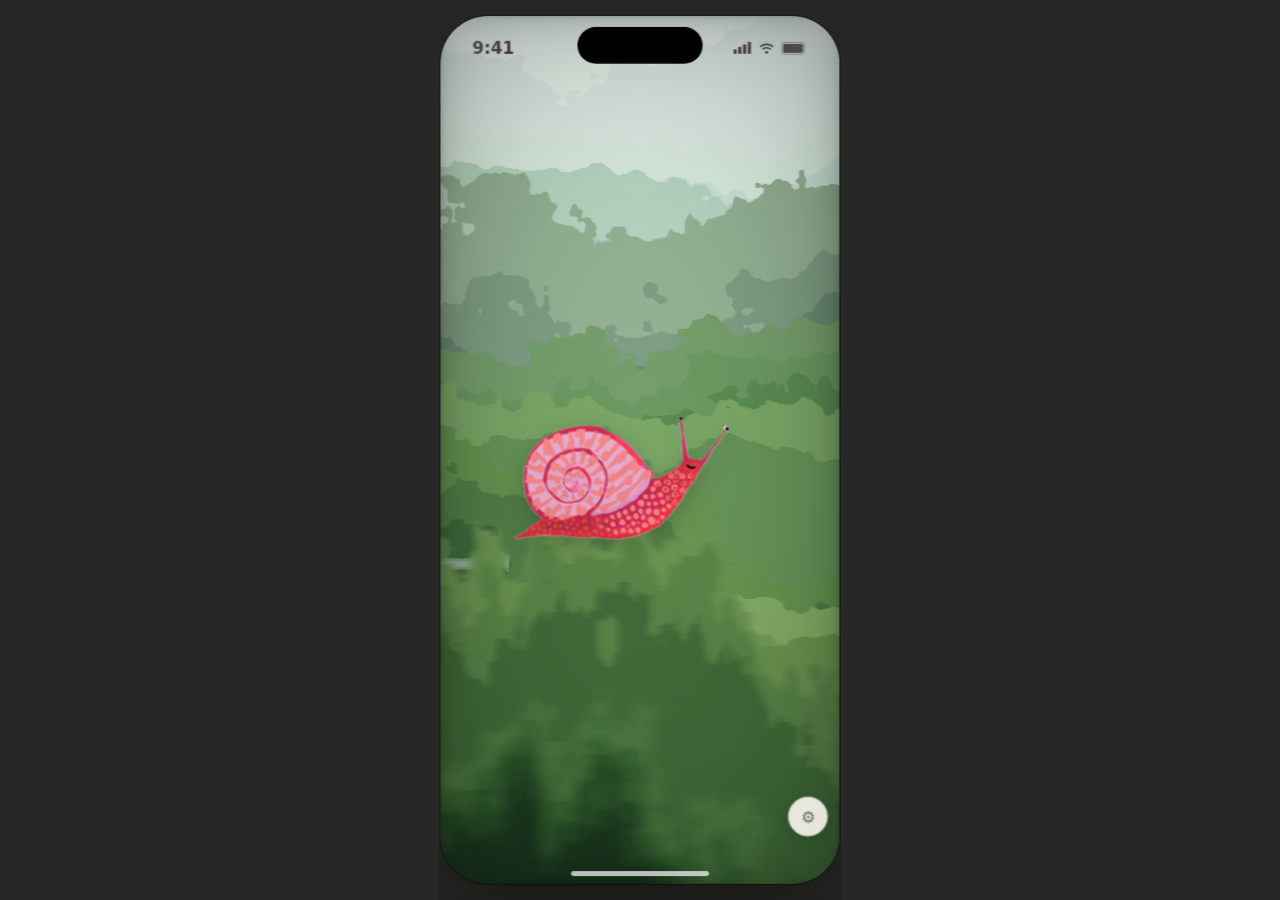
<file: parallax-1.html>
<!doctype html>
<html lang="en">
<head>
  <meta charset="utf-8" />
  <title>Parallax 1</title>
  <style>
    html, body {
      margin: 0; height: 100%;
      background: #272725;
      overflow: hidden;
      font-family: "Google Sans", system-ui, sans-serif;
      display: flex; align-items: center; justify-content: center;
    }

    .stage {
      display: flex; align-items: center; justify-content: center;
      width: 100%; height: 100%;
    }

    .device {
      position: relative;
      width: 402px; height: 874px;
      border-radius: 48px;
      overflow: hidden;
      background: #000;
      box-shadow: 0 40px 80px rgba(0,0,0,0.35), 0 0 0 1px rgba(0,0,0,0.18);
      transform-origin: center center;
    }
    .device canvas {
      position: absolute; inset: 0;
      width: 100%; height: 100%;
      display: block;
    }

    .dynamic-island {
      position: absolute;
      top: 11px; left: 50%;
      transform: translateX(-50%);
      width: 126px; height: 37px;
      border-radius: 24px;
      background: #000;
      z-index: 50;
      pointer-events: none;
    }
    .status-bar {
      position: absolute;
      top: 21px; left: 32px; right: 32px;
      z-index: 45;
      display: flex; align-items: center; justify-content: space-between;
      pointer-events: none;
      font: 590 17px/22px -apple-system, "SF Pro", system-ui;
      color: #fff;
      mix-blend-mode: difference;
    }
    .status-bar .right { display: flex; gap: 6px; align-items: center; }
    .home-indicator {
      position: absolute;
      bottom: 8px; left: 50%;
      transform: translateX(-50%);
      width: 139px; height: 5px;
      border-radius: 100px;
      background: rgba(255,255,255,0.7);
      z-index: 60;
      pointer-events: none;
    }

    .panel {
      position: absolute; left: 12px; right: 12px; bottom: 40px; z-index: 10;
      background: rgba(246, 243, 237, 0.94);
      border: 1px solid #DDDAD1;
      border-radius: 14px;
      padding: 22px 14px 10px;
      display: flex; gap: 12px; align-items: center; flex-wrap: wrap;
      font: 500 12px/1.2 "Google Sans", system-ui, sans-serif;
      color: #1A1918;
      backdrop-filter: blur(8px);
      box-shadow: 0 8px 24px rgba(26,25,24,0.18);
    }
    .panel .slider {
      display: flex; flex-direction: column; gap: 4px; flex: 1 1 130px; min-width: 130px;
    }
    .panel .slider .label {
      display: flex; justify-content: space-between;
      font: 500 10px/1 "Google Sans", system-ui, sans-serif;
      letter-spacing: 1.2px; text-transform: uppercase;
      color: #63615D;
    }
    .panel input[type=range] {
      width: 100%; accent-color: #855074; margin: 0;
    }
    .panel button {
      flex: 0 0 auto;
      background: transparent; border: 1px solid #DDDAD1;
      border-radius: 9999px;
      padding: 7px 12px;
      font: 500 12px/1 "Google Sans", system-ui, sans-serif;
      color: #464543; cursor: pointer;
      transition: background 120ms, border-color 120ms, color 120ms;
    }
    .panel button:hover { background: rgba(26,25,24,0.06); }
    .panel button.on { background: #855074; border-color: #855074; color: #EAD7E1; }

    .snail-img {
      position: absolute;
      left: 45%;
      bottom: 35%;
      width: 200px;
      height: auto;
      transform: translateX(-50%) scale(1.4);
      transform-origin: center bottom;
      pointer-events: none;
      z-index: 5;
      user-select: none;
      -webkit-user-drag: none;
      filter: drop-shadow(0 4px 8px rgba(26,25,24,0.22));
      transition: transform 120ms ease-out;
    }

    .question-card {
      position: absolute;
      inset: 0;
      z-index: 20;
      display: flex; flex-direction: column;
      align-items: center; justify-content: flex-end;
      padding: 100px 20px 120px;
      box-sizing: border-box;
      font-family: "Google Sans", system-ui, sans-serif;
      opacity: 0;
      pointer-events: none;
      transform: translateY(12px);
      transition: opacity 280ms cubic-bezier(0.2,0,0,1), transform 280ms cubic-bezier(0.2,0,0,1);
    }
    .question-card.open {
      opacity: 1;
      transform: translateY(0);
      pointer-events: auto;
    }
    .question-card .q-step-circle {
      width: 34px; height: 34px;
      border-radius: 9999px;
      background: rgba(246, 243, 237, 0.92);
      backdrop-filter: blur(6px);
      display: flex; align-items: center; justify-content: center;
      font: 500 13px/1 "Google Sans", sans-serif;
      color: #1A1918;
      margin-bottom: 14px;
      box-shadow: 0 4px 12px rgba(0,0,0,0.18);
    }
    .question-card .q-title {
      font: 500 26px/1.22 "Libre Baskerville", Georgia, serif;
      letter-spacing: -0.5px;
      color: #FFFFFF;
      text-align: center;
      margin: 0 0 8px;
      text-shadow: 0 2px 8px rgba(0,0,0,0.35);
      max-width: 320px;
    }
    .question-card .q-sub {
      font: 400 13px/1.45 "Google Sans", sans-serif;
      color: rgba(255,255,255,0.88);
      text-align: center;
      margin: 0 0 22px;
      text-shadow: 0 1px 4px rgba(0,0,0,0.25);
      max-width: 300px;
    }
    .question-card .q-options {
      width: 100%;
      display: flex; flex-direction: column; align-items: center; gap: 14px;
      margin-bottom: 24px;
    }
    .question-card .q-grid {
      display: grid;
      grid-template-columns: 1fr 1fr;
      gap: 8px;
      width: 100%;
      max-width: 340px;
    }
    .question-card .q-tile {
      text-align: left;
      background: rgba(246, 243, 237, 0.82);
      backdrop-filter: blur(8px);
      -webkit-backdrop-filter: blur(8px);
      border: 0;
      border-radius: 16px;
      padding: 14px 14px 16px;
      min-height: 108px;
      display: flex; flex-direction: column; gap: 14px;
      color: rgba(26, 25, 24, 0.50);
      cursor: pointer;
      transition: background 180ms ease-out, color 180ms ease-out, transform 180ms ease-out;
      font: 500 14px/1.3 "Google Sans", system-ui, sans-serif;
    }
    .question-card .q-tile .icon {
      font-size: 20px;
      line-height: 1;
    }
    .question-card .q-tile.selected {
      background: rgba(255, 255, 255, 0.97);
      color: #1A1918;
      transform: translateY(-1px);
    }
    .question-card .q-tile:hover:not(.selected) {
      background: rgba(255, 255, 255, 0.90);
      color: rgba(26, 25, 24, 0.80);
    }
    .question-card .q-input {
      width: 100%; max-width: 340px;
      border: 0; outline: 0;
      background: rgba(246, 243, 237, 0.88);
      backdrop-filter: blur(8px);
      -webkit-backdrop-filter: blur(8px);
      padding: 16px 18px;
      border-radius: 16px;
      font: 400 16px/1.5 "Google Sans", sans-serif;
      color: #1A1918;
    }
    .question-card .q-submit {
      background: #855074;
      color: #E6D5E1;
      border: 0;
      border-radius: 16px;
      height: 64px;
      padding: 10px;
      width: 100%;
      max-width: 340px;
      font: 600 18px/1.2 "Google Sans", sans-serif;
      letter-spacing: -0.25px;
      cursor: pointer;
      transition: background 120ms, opacity 120ms;
    }
    .question-card .q-submit:disabled {
      opacity: 0.35;
      cursor: not-allowed;
    }
    .question-card .q-submit:hover:not(:disabled) { background: #5F3853; }

    .panel-min {
      position: absolute;
      top: 2px; right: 6px;
      width: 26px; height: 18px;
      border: 0;
      background: transparent;
      color: #63615D;
      font: 400 14px/18px "Google Sans", system-ui, sans-serif;
      cursor: pointer;
      border-radius: 4px;
      padding: 0;
    }
    .panel-min:hover { background: rgba(26,25,24,0.06); color: #1A1918; }

    .panel.minimized { display: none; }

    .device.question-active .panel,
    .device.question-active .panel-show { display: none !important; }

    .panel-show {
      position: absolute;
      bottom: 48px; right: 12px;
      z-index: 11;
      width: 40px; height: 40px;
      border-radius: 9999px;
      background: rgba(246, 243, 237, 0.92);
      backdrop-filter: blur(8px);
      -webkit-backdrop-filter: blur(8px);
      border: 1px solid #DDDAD1;
      color: #63615D;
      font-size: 16px;
      cursor: pointer;
      box-shadow: 0 4px 12px rgba(0,0,0,0.12);
      display: none;
      align-items: center; justify-content: center;
      padding: 0;
    }
    .panel-show.visible { display: flex; }
    .panel-show:hover { background: #fff; }
  </style>
</head>
<body>
<div class="stage"><div class="device" id="device">
<canvas id="c"></canvas>
<img id="snailImg" class="snail-img" src="assets/snail.png" alt="" />

<div class="dynamic-island"></div>
<div class="status-bar">
  <span>9:41</span>
  <span class="right">
    <svg width="19" height="12" viewBox="0 0 19 12"><rect x="0" y="7.5" width="3.2" height="4.5" rx="0.7" fill="currentColor"/><rect x="4.8" y="5" width="3.2" height="7" rx="0.7" fill="currentColor"/><rect x="9.6" y="2.5" width="3.2" height="9.5" rx="0.7" fill="currentColor"/><rect x="14.4" y="0" width="3.2" height="12" rx="0.7" fill="currentColor"/></svg>
    <svg width="17" height="12" viewBox="0 0 17 12"><path d="M8.5 3.2C10.8 3.2 12.9 4.1 14.4 5.6L15.5 4.5C13.7 2.7 11.2 1.5 8.5 1.5C5.8 1.5 3.3 2.7 1.5 4.5L2.6 5.6C4.1 4.1 6.2 3.2 8.5 3.2Z" fill="currentColor"/><path d="M8.5 6.8C9.9 6.8 11.1 7.3 12 8.2L13.1 7.1C11.8 5.9 10.2 5.1 8.5 5.1C6.8 5.1 5.2 5.9 3.9 7.1L5 8.2C5.9 7.3 7.1 6.8 8.5 6.8Z" fill="currentColor"/><circle cx="8.5" cy="10.5" r="1.5" fill="currentColor"/></svg>
    <svg width="27" height="13" viewBox="0 0 27 13"><rect x="0.5" y="0.5" width="23" height="12" rx="3.5" stroke="currentColor" stroke-opacity="0.5" fill="none"/><rect x="2" y="2" width="20" height="9" rx="2" fill="currentColor"/></svg>
  </span>
</div>
<div class="home-indicator"></div>

<div class="panel minimized">
  <div class="slider">
    <span class="label"><span>Speed</span><output id="speedOut">0.30×</output></span>
    <input type="range" id="speedCtl" min="0" max="3" step="0.05" value="0.3" />
  </div>
  <div class="slider">
    <span class="label"><span>Trail</span><output id="trailOut">35%</output></span>
    <input type="range" id="trailCtl" min="0" max="1" step="0.05" value="0.35" />
  </div>
  <div class="slider">
    <span class="label"><span>Size</span><output id="sizeOut">1.40×</output></span>
    <input type="range" id="sizeCtl" min="0.5" max="3" step="0.05" value="1.4" />
  </div>
  <button class="panel-min" id="panelMin" aria-label="Minimize controls" title="Minimize">×</button>
</div>
<button class="panel-show visible" id="panelShow" aria-label="Show controls" title="Show controls">⚙</button>

<div class="question-card" id="questionCard" role="dialog" aria-modal="true">
  <div class="q-step-circle" id="qIndex">1</div>
  <h2 class="q-title" id="qTitle"></h2>
  <p class="q-sub" id="qSub"></p>
  <div class="q-options" id="qOptions"></div>
  <button class="q-submit" id="qSubmit" disabled>Continue</button>
</div>
</div></div>
<script>
(() => {
  const canvas = document.getElementById('c');
  const gl = canvas.getContext('webgl2', { antialias: false, preserveDrawingBuffer: false });
  if (!gl) { document.body.innerHTML = '<p style="color:#fff;font:14px sans-serif;padding:16px">WebGL2 not available.</p>'; return; }

  const VERT = `#version 300 es
  in vec2 a_position;
  void main() { gl_Position = vec4(a_position, 0.0, 1.0); }`;

  const SCENE_FRAG = `#version 300 es
  precision highp float;

  uniform sampler2D iChannel0;
  uniform sampler2D iChannel1;
  uniform vec2  iResolution;
  uniform float iTime;
  uniform float uTrailOpacity;
  uniform float uTrailX;
  uniform float uTrailY;

  out vec4 fragColor;

  float noise(vec2 x){
      vec2 f = fract(x);
      vec2 u = f*f*f*(f*(f*6.0-15.0)+10.0);
      vec2 p = floor(x);
      float a = texture(iChannel0, (p+vec2(0.0, 0.0))/1024.0).x;
      float b = texture(iChannel0, (p+vec2(1.0, 0.0))/1024.0).x;
      float c = texture(iChannel0, (p+vec2(0.0, 1.0))/1024.0).x;
      float d = texture(iChannel0, (p+vec2(1.0, 1.0))/1024.0).x;
      return a+(b-a)*u.x+(c-a)*u.y+(a-b-c+d)*u.x*u.y;
  }

  float fbm(vec2 x, int detail){
      float a = 0.0;
      float b = 1.0;
      float t = 0.0;
      for(int i = 0; i < detail; i++){
          float n = noise(x);
          a += b*n;
          t += b;
          b *= 0.7;
          x *= 2.0;
      }
      return a/t;
  }

  float fbm2(vec2 x, int detail){
      float a = 0.0;
      float b = 1.0;
      float t = 0.0;
      for(int i = 0; i < detail; i++){
          float n = noise(x);
          a += b*n;
          t += b;
          b *= 0.9;
          x *= 2.0;
      }
      return a/t;
  }

  float box(vec2 uv, float x1, float x2, float y1, float y2){
      return (uv.x > x1 && uv.x < x2 && uv.y > y1 && uv.y < y2)?1.0:0.0;
  }

  #define dot2(v) dot(v, v)
  #define layer(dh, v)  if (uv.y < h + midlevel - (dh) ) return vec4(v, 1.);

  vec4 foreground(vec2 uv, float t){
      float midlevel;
      float h;
      float disp;
      float dist;
      vec2 uv2;

      uv.y -= 0.2;

      // close grass blades (high-frequency)
      midlevel = -0.1;
      disp = 1.7;
      dist = 1.0;
      uv2 = vec2(uv.x*3.0, uv.y) + vec2(t/dist + 40.0, 0.0);
      h = (fbm(uv2, 8) - 0.5)*disp;
      layer(0.12, vec3(0.10, 0.22, 0.12));
      layer(0.08, vec3(0.15, 0.30, 0.15));
      layer(0.04, vec3(0.22, 0.40, 0.20));
      layer(0.0,  vec3(0.30, 0.48, 0.25));

      // mid-close grass tufts
      midlevel = 0.05;
      disp = 1.7;
      dist = 2.0;
      uv2 = vec2(uv.x*3.0, uv.y) + vec2(t/dist + 38.0, 0.0);
      h = (fbm(uv2, 8) - 0.5)*disp;
      layer(0.1,  vec3(0.25, 0.42, 0.22));
      layer(0.04, vec3(0.35, 0.52, 0.28));
      layer(0.0,  vec3(0.42, 0.58, 0.32));

      return vec4(0.42, 0.58, 0.32, 0.0);
  }

  vec4 background(vec2 uv, float t){
      float midlevel;
      float h;
      float disp;
      float dist;
      vec2 uv2;

      // c12 — ground grass + soil edge (closest)
      midlevel = 0.3;
      disp = 0.6;
      dist = 10.0;
      uv2 = uv + vec2(t/dist + 32.5, 0.0);
      h = (fbm(uv2, 8) - 0.5)*disp;
      layer(0.14, vec3(0.20, 0.30, 0.15));
      layer(0.10, vec3(0.28, 0.40, 0.20));
      layer(0.07, vec3(0.35, 0.50, 0.25));
      layer(0.0,  vec3(0.42, 0.58, 0.30));

      // c11 — pale grass tops
      midlevel = 0.35;
      disp = 0.7;
      dist = 15.0;
      uv2 = uv + vec2(t/dist + 30.0, 0.0);
      h = (fbm(uv2, 8) - 0.5)*disp;
      layer(0.04, vec3(0.45, 0.62, 0.35));
      layer(0.0,  vec3(0.52, 0.68, 0.40));

      // c10 — rolling grass hills (shadow stack)
      midlevel = 0.35;
      disp = 1.0;
      dist = 20.0;
      uv2 = uv + vec2(t/dist + 27.5, 0.0);
      h = (fbm(uv2, 8) - 0.5)*disp;
      layer(0.12, vec3(0.18, 0.32, 0.18));
      layer(0.08, vec3(0.25, 0.42, 0.24));
      layer(0.04, vec3(0.32, 0.50, 0.28));
      layer(0.0,  vec3(0.40, 0.58, 0.32));

      // c9 — near bushes lit
      midlevel = 0.45;
      disp = 1.2;
      dist = 25.0;
      uv2 = uv + vec2(t/dist + 23.0, 0.0);
      h = (fbm(uv2, 8) - 0.5)*disp;
      layer(0.04, vec3(0.40, 0.58, 0.35));
      layer(0.0,  vec3(0.48, 0.65, 0.40));

      // c8 — near bushes (shadow stack)
      midlevel = 0.5;
      disp = 1.3;
      dist = 30.0;
      uv2 = uv + vec2(t/dist + 20.5, 0.0);
      h = (fbm(uv2, 8) - 0.5)*disp;
      layer(0.12, vec3(0.15, 0.28, 0.18));
      layer(0.08, vec3(0.22, 0.38, 0.22));
      layer(0.04, vec3(0.30, 0.48, 0.28));
      layer(0.0,  vec3(0.38, 0.55, 0.32));

      // c7 — mid bushes
      midlevel = 0.55;
      disp = 1.3;
      dist = 35.0;
      uv2 = uv + vec2(t/dist + 18.0, 0.0);
      h = (fbm(uv2, 8) - 0.5)*disp;
      layer(0.1,  vec3(0.28, 0.48, 0.28));
      layer(0.05, vec3(0.35, 0.55, 0.32));
      layer(0.0,  vec3(0.42, 0.60, 0.38));

      // c6 — mid bushes lighter
      midlevel = 0.6;
      disp = 1.1;
      dist = 40.0;
      uv2 = uv + vec2(t/dist + 18.0, 0.0);
      h = (fbm(uv2, 8) - 0.5)*disp;
      layer(0.1, vec3(0.38, 0.54, 0.35));
      layer(0.0, vec3(0.46, 0.62, 0.42));

      // c5 — mid trees (shadow stack)
      midlevel = 0.68;
      disp = 1.4;
      dist = 45.0;
      uv2 = uv + vec2(t/dist + 15.5, 0.0);
      h = (fbm(uv2, 8) - 0.5)*disp;
      layer(0.2,  vec3(0.35, 0.48, 0.38));
      layer(0.15, vec3(0.42, 0.55, 0.45));
      layer(0.1,  vec3(0.50, 0.62, 0.52));
      layer(0.0,  vec3(0.58, 0.70, 0.58));

      // c4 — hazy mid tree line
      midlevel = 0.72;
      disp = 1.0;
      dist = 50.0;
      uv2 = uv + vec2(t/dist + 12.0, 0.0);
      h = (fbm(uv2, 8) - 0.5)*disp;
      layer(0.04, vec3(0.55, 0.68, 0.62));
      layer(0.0,  vec3(0.62, 0.75, 0.68));

      // c3 — distant hazy tree line (nearly sky-tinted)
      midlevel = 0.78;
      disp = 0.9;
      dist = 60.0;
      uv2 = uv + vec2(t/dist + 9.5, 0.0);
      h = (fbm(uv2, 8) - 0.5)*disp;
      layer(0.1, vec3(0.65, 0.78, 0.72));
      layer(0.0, vec3(0.72, 0.84, 0.76));

      // c2 — pale mist
      midlevel = 0.85;
      disp = 0.8;
      dist = 70.0;
      uv2 = uv + vec2(t/dist + 7.0, 0.0);
      h = (fbm(uv2, 8) - 0.5)*disp;
      layer(0.1,  vec3(0.74, 0.86, 0.82));
      layer(0.05, vec3(0.80, 0.90, 0.85));
      layer(0.0,  vec3(0.86, 0.93, 0.88));

      // c1 — sky mist (farthest)
      midlevel = 1.0;
      disp = 1.2;
      dist = 100.0;
      uv2 = uv + vec2(t/dist + 3.5, 0.0);
      h = (fbm(uv2, 8) - 0.5)*disp;
      layer(0.1, vec3(0.88, 0.93, 0.90));
      layer(0.0, vec3(0.92, 0.96, 0.93));

      return vec4(0.92, 0.96, 0.93, 1.0);
  }

  void main() {
      vec2 fragCoord = gl_FragCoord.xy;
      vec2 uv = fragCoord / iResolution.y;
      float t = iTime;

      vec4 bg = background(uv, t);

      vec4 fg = vec4(0.0);
      const int N = 5;
      if (uv.y < 0.5) {
          for (int i = 0; i < N; i++) {
              fg += foreground(uv, t + 4.0*float(i)/float(N)/60.0) / float(N);
          }
      }

      vec3 col = bg.rgb;

      float h;
      float dist;
      vec2 uv2;
      uv.y -= 0.2;

      // pebbles (scattered stones on the ground)
      dist = 5.0;
      uv2 = uv + vec2(t/dist + 32.5, 0.0);
      float tileX = uv2.x * 3.0;
      float tileId = floor(tileX);
      vec2 tileUV = vec2(fract(tileX), uv.y);
      for (int pi = 0; pi < 3; pi++) {
          float seed = tileId + float(pi) * 113.0;
          float hx = fract(sin(seed * 12.9898) * 43758.5453);
          float hy = fract(sin(seed * 78.233)  * 43758.5453);
          float hr = fract(sin(seed * 39.425)  * 43758.5453);
          vec2 pc = vec2(0.12 + hx * 0.76, 0.085 + hy * 0.025);
          float rad = 0.011 + hr * 0.010;
          vec2 local = (tileUV - pc) * vec2(1.0, 2.2);
          if (dot(local, local) < rad*rad) {
              float shade = smoothstep(-rad*0.6, rad*0.3, tileUV.y - pc.y);
              col = mix(vec3(0.40, 0.34, 0.28), vec3(0.72, 0.66, 0.58), shade);
          }
      }

      // slime trail (behind the snail, ground-hugging)
      dist = 5.0;
      uv2 = uv + vec2(t/dist + 3.5, 0.0);
      uv2.x -= t/dist * 0.2;
      h = fbm2(uv2, 8) - 0.55;
      if (uv.x < uTrailX) {
          float x = -uv.x + uTrailX;
          float y = abs(uv.y + h*0.15 - uTrailY) - 0.010 * exp(-x*4.0);
          if (y < 0.0)    col = mix(col, vec3(0.94, 0.97, 0.97), uTrailOpacity);
          if (y < -0.004) col = mix(col, vec3(0.80, 0.88, 0.90), uTrailOpacity * 0.85);
      }

      // snail is rendered as a DOM <img> overlay on top of the canvas

      col = mix(col, fg.rgb, fg.a);

      // temporal feedback (iChannel1)
      vec2 screenUv = fragCoord / iResolution.xy;
      col = mix(col, texture(iChannel1, screenUv).rgb, 0.3);

      fragColor = vec4(col, 1.0);
  }`;

  const VIGNETTE_FRAG = `#version 300 es
  precision highp float;
  uniform sampler2D iChannel0;
  uniform vec2 iResolution;
  out vec4 fragColor;
  void main() {
      vec2 uv = gl_FragCoord.xy / iResolution.xy;
      vec3 col = texture(iChannel0, uv).rgb;
      col *= 0.5 + 0.5*pow( 16.0*uv.x*uv.y*(1.0-uv.x)*(1.0-uv.y), 0.2 );
      fragColor = vec4(col, 1.0);
  }`;

  function compile(type, src) {
    const s = gl.createShader(type);
    gl.shaderSource(s, src);
    gl.compileShader(s);
    if (!gl.getShaderParameter(s, gl.COMPILE_STATUS)) {
      console.error(gl.getShaderInfoLog(s), src);
      throw new Error('shader compile failed');
    }
    return s;
  }
  function program(vs, fs) {
    const p = gl.createProgram();
    gl.attachShader(p, compile(gl.VERTEX_SHADER, vs));
    gl.attachShader(p, compile(gl.FRAGMENT_SHADER, fs));
    gl.bindAttribLocation(p, 0, 'a_position');
    gl.linkProgram(p);
    if (!gl.getProgramParameter(p, gl.LINK_STATUS)) {
      console.error(gl.getProgramInfoLog(p));
      throw new Error('program link failed');
    }
    return p;
  }

  const sceneProg = program(VERT, SCENE_FRAG);
  const vigProg   = program(VERT, VIGNETTE_FRAG);

  // full-screen quad
  const vao = gl.createVertexArray();
  gl.bindVertexArray(vao);
  const vbo = gl.createBuffer();
  gl.bindBuffer(gl.ARRAY_BUFFER, vbo);
  gl.bufferData(gl.ARRAY_BUFFER, new Float32Array([
    -1, -1,  3, -1, -1,  3
  ]), gl.STATIC_DRAW);
  gl.enableVertexAttribArray(0);
  gl.vertexAttribPointer(0, 2, gl.FLOAT, false, 0, 0);

  // noise texture (1024x1024 random grayscale)
  function makeNoiseTexture() {
    const size = 1024;
    const data = new Uint8Array(size * size * 4);
    for (let i = 0; i < size * size; i++) {
      const v = Math.floor(Math.random() * 256);
      data[i*4+0] = v;
      data[i*4+1] = v;
      data[i*4+2] = v;
      data[i*4+3] = 255;
    }
    const tex = gl.createTexture();
    gl.bindTexture(gl.TEXTURE_2D, tex);
    gl.texImage2D(gl.TEXTURE_2D, 0, gl.RGBA, size, size, 0, gl.RGBA, gl.UNSIGNED_BYTE, data);
    gl.texParameteri(gl.TEXTURE_2D, gl.TEXTURE_WRAP_S, gl.REPEAT);
    gl.texParameteri(gl.TEXTURE_2D, gl.TEXTURE_WRAP_T, gl.REPEAT);
    gl.texParameteri(gl.TEXTURE_2D, gl.TEXTURE_MIN_FILTER, gl.LINEAR);
    gl.texParameteri(gl.TEXTURE_2D, gl.TEXTURE_MAG_FILTER, gl.LINEAR);
    return tex;
  }
  const noiseTex = makeNoiseTexture();

  // ping-pong framebuffers for scene + feedback
  function makeFBO(w, h) {
    const tex = gl.createTexture();
    gl.bindTexture(gl.TEXTURE_2D, tex);
    gl.texImage2D(gl.TEXTURE_2D, 0, gl.RGBA8, w, h, 0, gl.RGBA, gl.UNSIGNED_BYTE, null);
    gl.texParameteri(gl.TEXTURE_2D, gl.TEXTURE_WRAP_S, gl.CLAMP_TO_EDGE);
    gl.texParameteri(gl.TEXTURE_2D, gl.TEXTURE_WRAP_T, gl.CLAMP_TO_EDGE);
    gl.texParameteri(gl.TEXTURE_2D, gl.TEXTURE_MIN_FILTER, gl.LINEAR);
    gl.texParameteri(gl.TEXTURE_2D, gl.TEXTURE_MAG_FILTER, gl.LINEAR);
    const fbo = gl.createFramebuffer();
    gl.bindFramebuffer(gl.FRAMEBUFFER, fbo);
    gl.framebufferTexture2D(gl.FRAMEBUFFER, gl.COLOR_ATTACHMENT0, gl.TEXTURE_2D, tex, 0);
    return { tex, fbo, w, h };
  }

  let fboA = null, fboB = null;
  let sizedW = 0, sizedH = 0;

  const DEVICE_W = 402;
  const DEVICE_H = 874;

  function resize() {
    const dpr = Math.min(window.devicePixelRatio || 1, 2);
    const w = Math.floor(DEVICE_W * dpr);
    const h = Math.floor(DEVICE_H * dpr);
    if (w === sizedW && h === sizedH) return;
    canvas.width = w;
    canvas.height = h;
    sizedW = w; sizedH = h;

    if (fboA) { gl.deleteTexture(fboA.tex); gl.deleteFramebuffer(fboA.fbo); }
    if (fboB) { gl.deleteTexture(fboB.tex); gl.deleteFramebuffer(fboB.fbo); }
    fboA = makeFBO(w, h);
    fboB = makeFBO(w, h);
  }
  resize();

  // scale the device to fit the window
  const deviceEl = document.getElementById('device');
  function resizeStage() {
    const pad = 32;
    const w = window.innerWidth - pad;
    const h = window.innerHeight - pad;
    const scale = Math.min(w / DEVICE_W, h / DEVICE_H, 1);
    deviceEl.style.transform = `scale(${scale})`;
  }
  resizeStage();
  window.addEventListener('resize', resizeStage);

  // uniform locations
  const uScene_iChannel0  = gl.getUniformLocation(sceneProg, 'iChannel0');
  const uScene_iChannel1  = gl.getUniformLocation(sceneProg, 'iChannel1');
  const uScene_iRes       = gl.getUniformLocation(sceneProg, 'iResolution');
  const uScene_iTime      = gl.getUniformLocation(sceneProg, 'iTime');
  const uScene_uTrail     = gl.getUniformLocation(sceneProg, 'uTrailOpacity');
  const uScene_uTrailX    = gl.getUniformLocation(sceneProg, 'uTrailX');
  const uScene_uTrailY    = gl.getUniformLocation(sceneProg, 'uTrailY');

  const uVig_iChannel0 = gl.getUniformLocation(vigProg, 'iChannel0');
  const uVig_iRes      = gl.getUniformLocation(vigProg, 'iResolution');

  // control-panel state
  let speed = 0.3;
  let trailOpacity = 0.35;
  let snailScale = 1.4;
  let virtualTime = 0;
  let lastReal = performance.now();

  const speedCtl = document.getElementById('speedCtl');
  const speedOut = document.getElementById('speedOut');
  const trailCtl = document.getElementById('trailCtl');
  const trailOut = document.getElementById('trailOut');
  const sizeCtl  = document.getElementById('sizeCtl');
  const sizeOut  = document.getElementById('sizeOut');

  speedCtl.addEventListener('input', () => {
    speed = parseFloat(speedCtl.value);
    speedOut.textContent = speed.toFixed(2) + '×';
  });
  trailCtl.addEventListener('input', () => {
    trailOpacity = parseFloat(trailCtl.value);
    trailOut.textContent = Math.round(trailOpacity * 100) + '%';
  });
  const snailImg = document.getElementById('snailImg');
  sizeCtl.addEventListener('input', () => {
    snailScale = parseFloat(sizeCtl.value);
    sizeOut.textContent = snailScale.toFixed(2) + '×';
    snailImg.style.transform = `translateX(-50%) scale(${snailScale})`;
  });

  // minimize / restore the control panel
  const panelEl = document.querySelector('.panel');
  const panelMin = document.getElementById('panelMin');
  const panelShow = document.getElementById('panelShow');
  panelMin.addEventListener('click', () => {
    panelEl.classList.add('minimized');
    panelShow.classList.add('visible');
  });
  panelShow.addEventListener('click', () => {
    panelEl.classList.remove('minimized');
    panelShow.classList.remove('visible');
  });

  // ── Question-stop flow ─────────────────────────────────
  const STEPS = [
    { id: 1, question: "What should Ash call you?",
      subtitle: "We can change this later.",
      kind: "text", placeholder: "Your name or a nickname" },
    { id: 2, question: "What brings you to Ash",
      subtitle: "Pick whatever feels closest. You can choose more than one.",
      kind: "multi",
      options: [
        { label: "A quieter place to think",        icon: "🌿" },
        { label: "A habit of reflection",           icon: "📓" },
        { label: "Someone to talk things out with", icon: "💬" },
        { label: "Curiosity — I'm just looking",    icon: "✨" },
      ] },
    { id: 3, question: "How would you like Ash to respond?",
      subtitle: "We'll lean this way unless you tell us otherwise.",
      kind: "single",
      options: [
        { label: "Gently — long pauses, few questions", icon: "🕊️" },
        { label: "Conversational — back and forth",     icon: "💬" },
        { label: "Direct — name what you notice",       icon: "🎯" },
      ] },
    { id: 4, question: "When in the day do you want to check in?",
      subtitle: "A soft prompt, nothing pushy.",
      kind: "single",
      options: [
        { label: "Morning — before the day starts", icon: "🌅" },
        { label: "Midday — a breather",             icon: "☀️" },
        { label: "Evening — to wind down",          icon: "🌇" },
        { label: "Whenever I open the app",         icon: "⏰" },
      ] },
  ];

  const FIRST_STOP = 2.5;
  const BETWEEN_STOP = 4.0;
  let questionIndex = 0;
  let asking = false;
  let nextStopT = FIRST_STOP;
  let draft = null;
  const answers = {};

  const card     = document.getElementById('questionCard');
  const qIndexEl = document.getElementById('qIndex');
  const qTitle   = document.getElementById('qTitle');
  const qSub     = document.getElementById('qSub');
  const qOptions = document.getElementById('qOptions');
  const qSubmit  = document.getElementById('qSubmit');

  function showQuestion() {
    const step = STEPS[questionIndex];
    qIndexEl.textContent = String(step.id);
    qTitle.textContent = step.question;
    qSub.textContent = step.subtitle;
    qOptions.innerHTML = '';
    qSubmit.textContent = step.id === 4 ? 'Done' : 'Continue';
    qSubmit.disabled = true;

    if (step.kind === 'text') {
      draft = '';
      const input = document.createElement('input');
      input.type = 'text';
      input.className = 'q-input';
      input.placeholder = step.placeholder;
      input.addEventListener('input', () => {
        draft = input.value;
        qSubmit.disabled = draft.trim() === '';
      });
      input.addEventListener('keydown', (e) => {
        if (e.key === 'Enter' && !qSubmit.disabled) qSubmit.click();
      });
      qOptions.appendChild(input);
      setTimeout(() => input.focus(), 260);
    } else if (step.kind === 'single' || step.kind === 'multi') {
      if (step.kind === 'single') draft = null;
      else draft = new Set();

      const grid = document.createElement('div');
      grid.className = 'q-grid';
      step.options.forEach(opt => {
        const tile = document.createElement('button');
        tile.className = 'q-tile';
        const iconEl = document.createElement('span');
        iconEl.className = 'icon';
        iconEl.textContent = opt.icon;
        const labelEl = document.createElement('span');
        labelEl.className = 'label';
        labelEl.textContent = opt.label;
        tile.appendChild(iconEl);
        tile.appendChild(labelEl);
        tile.addEventListener('click', () => {
          if (step.kind === 'single') {
            draft = opt.label;
            [...grid.children].forEach(c => c.classList.remove('selected'));
            tile.classList.add('selected');
            qSubmit.disabled = false;
          } else {
            if (draft.has(opt.label)) {
              draft.delete(opt.label);
              tile.classList.remove('selected');
            } else {
              draft.add(opt.label);
              tile.classList.add('selected');
            }
            qSubmit.disabled = draft.size === 0;
          }
        });
        grid.appendChild(tile);
      });
      qOptions.appendChild(grid);
    }

    asking = true;
    card.classList.add('open');
    deviceEl.classList.add('question-active');
  }

  qSubmit.addEventListener('click', () => {
    if (qSubmit.disabled) return;
    const step = STEPS[questionIndex];
    let value;
    if (step.kind === 'text') value = draft;
    else if (step.kind === 'single') value = draft;
    else if (step.kind === 'multi') value = [...draft];
    answers[step.id] = value;

    card.classList.remove('open');
    deviceEl.classList.remove('question-active');
    asking = false;
    questionIndex += 1;
    if (questionIndex < STEPS.length) {
      nextStopT = virtualTime + BETWEEN_STOP;
    }
  });

  let read = fboA, write = fboB;

  function frame() {
    const nowReal = performance.now();
    const dt = Math.min((nowReal - lastReal) / 1000, 0.1);
    lastReal = nowReal;
    if (!asking) virtualTime += dt * speed;

    // trigger the next question stop
    if (!asking && questionIndex < STEPS.length && virtualTime >= nextStopT) {
      showQuestion();
    }

    // Pass 1: scene → write fbo
    gl.bindFramebuffer(gl.FRAMEBUFFER, write.fbo);
    gl.viewport(0, 0, write.w, write.h);
    gl.useProgram(sceneProg);

    gl.activeTexture(gl.TEXTURE0);
    gl.bindTexture(gl.TEXTURE_2D, noiseTex);
    gl.uniform1i(uScene_iChannel0, 0);

    gl.activeTexture(gl.TEXTURE1);
    gl.bindTexture(gl.TEXTURE_2D, read.tex);
    gl.uniform1i(uScene_iChannel1, 1);

    gl.uniform2f(uScene_iRes, write.w, write.h);
    gl.uniform1f(uScene_iTime, virtualTime);
    gl.uniform1f(uScene_uTrail, trailOpacity);

    // trail anchor — follows the snail image's tail + foot
    // snail CSS center: left 45%, bottom 35%; unscaled width 200px, aspect ~1.425
    // tail is ~10% from image left; foot is ~5% up from image bottom
    {
      const snailCenterX = 0.45 * DEVICE_W;
      const snailBottomY = 0.35 * DEVICE_H;
      const imgW = 200 * snailScale;
      const imgH = imgW / 1.425;
      const tailX = snailCenterX - imgW * 0.40;
      const tailYFromBottom = snailBottomY + imgH * 0.08;
      const uvX = tailX / DEVICE_H;
      const uvYPost = (tailYFromBottom / DEVICE_H) - 0.2;
      gl.uniform1f(uScene_uTrailX, uvX);
      gl.uniform1f(uScene_uTrailY, uvYPost);
    }

    gl.bindVertexArray(vao);
    gl.drawArrays(gl.TRIANGLES, 0, 3);

    // Pass 2: vignette → screen, sampling write
    gl.bindFramebuffer(gl.FRAMEBUFFER, null);
    gl.viewport(0, 0, canvas.width, canvas.height);
    gl.useProgram(vigProg);

    gl.activeTexture(gl.TEXTURE0);
    gl.bindTexture(gl.TEXTURE_2D, write.tex);
    gl.uniform1i(uVig_iChannel0, 0);
    gl.uniform2f(uVig_iRes, canvas.width, canvas.height);

    gl.drawArrays(gl.TRIANGLES, 0, 3);

    const tmp = read; read = write; write = tmp;
    requestAnimationFrame(frame);
  }
  requestAnimationFrame(frame);
})();
</script>
</body>
</html>
</file>
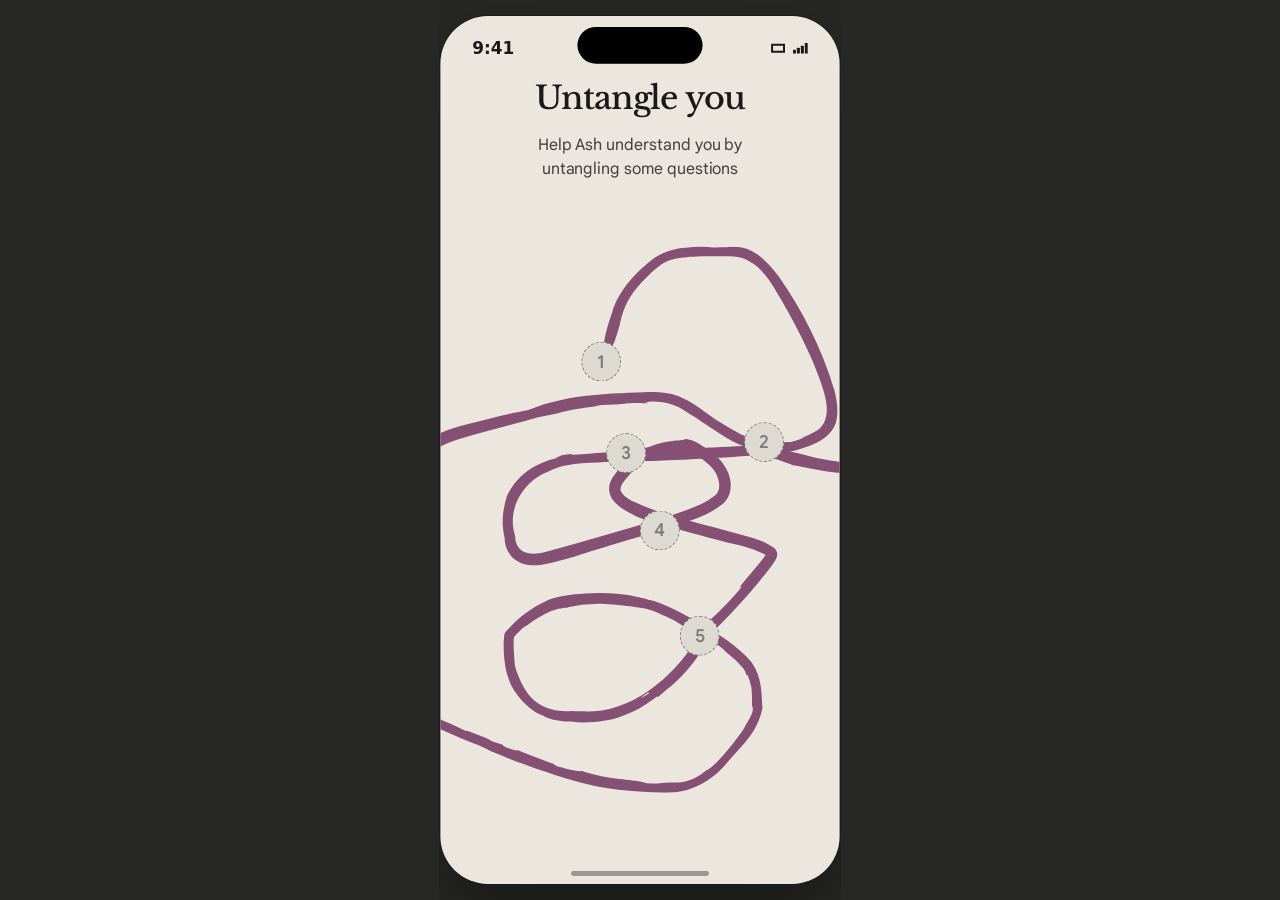
<file: untangle-1.html>
<!doctype html>
<html lang="en">
<head>
  <meta charset="utf-8" />
  <title>Untangle 1</title>
  <style>
    @font-face {
      font-family: "Google Sans";
      font-weight: 100 900; font-style: normal;
      src: url("./fonts/GoogleSans-VariableFont_GRAD,opsz,wght.ttf") format("truetype-variations");
    }
    @font-face {
      font-family: "Libre Baskerville";
      font-weight: 400 700; font-style: normal;
      src: url("./fonts/LibreBaskerville-VariableFont_wght.ttf") format("truetype-variations");
    }

    html, body {
      margin: 0; height: 100%;
      background: #272725;
      overflow: hidden;
      font-family: "Google Sans", system-ui, sans-serif;
      display: flex; align-items: center; justify-content: center;
    }

    .stage {
      display: flex; align-items: center; justify-content: center;
      width: 100%; height: 100%;
    }

    .device {
      position: relative;
      width: 402px; height: 874px;
      border-radius: 48px;
      overflow: hidden;
      background: #EBE7DE;
      box-shadow: 0 40px 80px rgba(0,0,0,0.35), 0 0 0 1px rgba(0,0,0,0.18);
      transform-origin: center center;
    }

    .dynamic-island {
      position: absolute;
      top: 11px; left: 50%;
      transform: translateX(-50%);
      width: 126px; height: 37px;
      border-radius: 24px;
      background: #000;
      z-index: 50;
      pointer-events: none;
    }
    .status-bar {
      position: absolute;
      top: 21px; left: 32px; right: 32px;
      z-index: 45;
      display: flex; align-items: center; justify-content: space-between;
      pointer-events: none;
      font: 590 17px/22px -apple-system, "SF Pro", system-ui;
      color: #1A1918;
    }
    .status-bar .right { display: flex; gap: 6px; align-items: center; }
    .home-indicator {
      position: absolute;
      bottom: 8px; left: 50%;
      transform: translateX(-50%);
      width: 139px; height: 5px;
      border-radius: 100px;
      background: rgba(26,25,24,0.38);
      z-index: 60;
      pointer-events: none;
    }

    /* ——— Header ——— */
    .header {
      position: absolute;
      top: 61px; left: 50%;
      transform: translateX(-50%);
      width: 260px;
      text-align: center;
      z-index: 10;
    }
    .header .title {
      font-family: "Libre Baskerville", serif;
      font-weight: 500;
      font-size: 32px;
      line-height: 1.4;
      letter-spacing: -1px;
      color: #1A1918;
      margin: 0 0 12px;
    }
    .header .subtitle {
      font-weight: 425;
      font-size: 16px;
      line-height: 1.5;
      color: #464543;
      margin: 0;
    }

    /* ——— Tangle canvas ——— */
    .tangle-area {
      position: absolute;
      inset: 0;
      pointer-events: none;
    }
    .tangle {
      position: absolute;
      opacity: 0;
      transition: opacity 900ms ease-in-out;
    }
    .tangle.on { opacity: 1; }

    /* Each frame has its own bounding box from the Figma design. */
    .tangle.t-0 { left: -123.32px; top: 232.44px; width: 596.287px; height: 549.09px; }
    .tangle.t-1,
    .tangle.t-2,
    .tangle.t-3 { left: -123.32px; top: 263.4px; width: 596.287px; height: 518.12px; }
    .tangle.t-4 { left: -123.32px; top: 263.4px; width: 597.82px; height: 728.83px; }
    .tangle.t-5 { left: 28.41px; top: 263.4px; width: 392.086px; height: 525.74px; }

    .tangle img {
      width: 100%; height: 100%;
      display: block;
      user-select: none;
      -webkit-user-drag: none;
    }

    /* ——— Dots ——— */
    .dots-layer {
      position: absolute;
      inset: 0;
      z-index: 20;
    }
    .dot {
      position: absolute;
      width: 40px; height: 40px;
      border-radius: 100px;
      display: flex; align-items: center; justify-content: center;
      font-family: "Google Sans", sans-serif;
      font-weight: 600;
      font-size: 18px;
      letter-spacing: -0.1px;
      background: #DDDAD1;
      color: #807E7A;
      border: 1px dashed #807E7A;
      box-sizing: border-box;
      cursor: default;
      transition:
        left 900ms cubic-bezier(0.33, 1, 0.68, 1),
        top  900ms cubic-bezier(0.33, 1, 0.68, 1),
        background 400ms ease-out,
        color 400ms ease-out,
        border-color 400ms ease-out,
        transform 200ms ease-out;
      user-select: none;
    }
    .dot.answered {
      background: #855074;
      color: #EBE7DE;
      border: 1px solid #855074;
    }
    .dot.active {
      cursor: pointer;
      animation: dot-pulse 1.6s ease-in-out infinite;
      box-shadow: 0 0 0 0 rgba(133, 80, 116, 0.45);
    }
    .dot.active:hover { transform: scale(1.06); }
    .dot.active:active { transform: scale(0.96); }
    @keyframes dot-pulse {
      0%   { box-shadow: 0 0 0 0   rgba(133, 80, 116, 0.55); }
      70%  { box-shadow: 0 0 0 14px rgba(133, 80, 116, 0);    }
      100% { box-shadow: 0 0 0 0   rgba(133, 80, 116, 0);    }
    }

    /* ——— Bottom sheet ——— */
    .scrim {
      position: absolute; inset: 0;
      background: rgba(26, 25, 24, 0.32);
      opacity: 0;
      transition: opacity 260ms ease;
      z-index: 30;
      pointer-events: none;
    }
    .scrim.on { opacity: 1; pointer-events: auto; }

    .sheet {
      position: absolute;
      left: 12px; right: 12px; bottom: 40px;
      z-index: 35;
      background: #F6F3ED;
      border: 1px solid #DDDAD1;
      border-radius: 20px;
      padding: 20px 20px 18px;
      box-shadow: 0 20px 40px rgba(0,0,0,0.18);
      transform: translateY(calc(100% + 60px));
      opacity: 0;
      visibility: hidden;
      transition:
        transform 360ms cubic-bezier(0.2, 0.8, 0.2, 1),
        opacity 240ms ease,
        visibility 0s linear 360ms;
      color: #1A1918;
    }
    .sheet.on {
      transform: translateY(0);
      opacity: 1;
      visibility: visible;
      transition:
        transform 360ms cubic-bezier(0.2, 0.8, 0.2, 1),
        opacity 240ms ease,
        visibility 0s linear 0s;
    }
    .sheet .q-num {
      font-family: "Google Sans", sans-serif;
      font-weight: 500;
      font-size: 11px;
      letter-spacing: 1.4px;
      text-transform: uppercase;
      color: #807E7A;
      margin-bottom: 8px;
    }
    .sheet .q-title {
      font-family: "Libre Baskerville", serif;
      font-weight: 500;
      font-size: 22px;
      line-height: 1.3;
      letter-spacing: -0.5px;
      color: #1A1918;
      margin: 0 0 6px;
    }
    .sheet .q-sub {
      font-family: "Google Sans", sans-serif;
      font-size: 13px;
      line-height: 1.4;
      color: #63615D;
      margin: 0 0 14px;
    }
    .sheet input[type="text"] {
      width: 100%; box-sizing: border-box;
      padding: 12px 14px; border-radius: 12px;
      border: 1px solid #DDDAD1;
      background: #EBE7DE; color: #1A1918;
      font: 425 15px/1.3 "Google Sans", sans-serif;
      outline: none;
      margin-bottom: 14px;
    }
    .sheet input[type="text"]:focus { border-color: #855074; }

    .options { display: flex; flex-direction: column; gap: 8px; margin-bottom: 14px; }
    .option {
      font: 425 14px/1.35 "Google Sans", sans-serif;
      color: #1A1918;
      background: #EBE7DE;
      border: 1px solid #DDDAD1;
      border-radius: 12px;
      padding: 12px 14px;
      text-align: left;
      cursor: pointer;
      transition: background 120ms, border-color 120ms, color 120ms;
    }
    .option:hover { background: #E2DED4; }
    .option.selected {
      background: #855074;
      border-color: #855074;
      color: #EAD7E1;
    }

    .sheet-actions {
      display: flex; gap: 8px; justify-content: flex-end;
      margin-top: 2px;
    }
    .btn {
      font: 500 14px/1 "Google Sans", sans-serif;
      padding: 11px 18px;
      border-radius: 100px;
      border: none;
      cursor: pointer;
      transition: background 120ms, color 120ms, opacity 120ms;
    }
    .btn.ghost {
      background: transparent; color: #464543;
    }
    .btn.ghost:hover { background: rgba(26,25,24,0.06); }
    .btn.primary {
      background: #855074; color: #EAD7E1;
    }
    .btn.primary:hover { background: #6F3F61; }
    .btn.primary:disabled {
      background: #DDDAD1; color: #A2A09A; cursor: default;
    }

    /* ——— Final CTA ——— */
    .cta-wrap {
      position: absolute;
      left: 24px; right: 24px; bottom: 56px;
      z-index: 15;
      text-align: center;
      opacity: 0;
      transform: translateY(8px);
      transition: opacity 420ms ease-out, transform 420ms ease-out;
      pointer-events: none;
    }
    .cta-wrap.on {
      opacity: 1; transform: translateY(0);
      pointer-events: auto;
    }
    .cta-wrap .done-label {
      font-family: "Libre Baskerville", serif;
      font-size: 18px;
      color: #1A1918;
      margin: 0 0 14px;
      font-style: italic;
    }
    .cta {
      display: inline-block;
      font: 500 15px/1 "Google Sans", sans-serif;
      padding: 14px 28px;
      border-radius: 100px;
      background: #855074;
      color: #EAD7E1;
      border: none;
      cursor: pointer;
      transition: background 120ms, transform 120ms;
    }
    .cta:hover { background: #6F3F61; }
    .cta:active { transform: scale(0.98); }
  </style>
</head>
<body>
  <div class="stage">
    <div class="device" id="device">
      <div class="dynamic-island"></div>
      <div class="status-bar">
        <div class="left">9:41</div>
        <div class="right">
          <svg width="17" height="11" viewBox="0 0 17 11" fill="none"><path d="M15 1H1v9h14V1zM3 3h10v5H3V3z" fill="currentColor"/></svg>
          <svg width="15" height="11" viewBox="0 0 15 11" fill="currentColor"><rect x="0" y="7" width="3" height="4" rx="0.5"/><rect x="4" y="5" width="3" height="6" rx="0.5"/><rect x="8" y="3" width="3" height="8" rx="0.5"/><rect x="12" y="0" width="3" height="11" rx="0.5"/></svg>
        </div>
      </div>

      <div class="header">
        <h1 class="title">Untangle you</h1>
        <p class="subtitle">Help Ash understand you by untangling some questions</p>
      </div>

      <div class="tangle-area" id="tangles">
        <div class="tangle t-0 on"><img src="assets/untangle/tangle-0.svg" alt="" /></div>
        <div class="tangle t-1"><img src="assets/untangle/tangle-1.svg" alt="" /></div>
        <div class="tangle t-2"><img src="assets/untangle/tangle-2.svg" alt="" /></div>
        <div class="tangle t-3"><img src="assets/untangle/tangle-3.svg" alt="" /></div>
        <div class="tangle t-4"><img src="assets/untangle/tangle-4.svg" alt="" /></div>
        <div class="tangle t-5"><img src="assets/untangle/tangle-5.svg" alt="" /></div>
      </div>

      <div class="dots-layer" id="dots"></div>

      <div class="cta-wrap" id="ctaWrap">
        <p class="done-label">All untangled.</p>
        <button class="cta" id="ctaContinue">Continue</button>
      </div>

      <div class="scrim" id="scrim"></div>
      <div class="sheet" id="sheet" role="dialog" aria-modal="true"></div>

      <div class="home-indicator"></div>
    </div>
  </div>

  <script>
    // ===== Question definitions =====
    const QUESTIONS = [
      {
        id: 1,
        title: "What should Ash call you?",
        subtitle: "We can change this later.",
        kind: "text",
        placeholder: "Your name or a nickname",
      },
      {
        id: 2,
        title: "What brings you to Ash?",
        subtitle: "Pick whatever feels closest — more than one is fine.",
        kind: "multi",
        options: [
          "A quieter place to think",
          "A habit of reflection",
          "Someone to talk things out with",
          "Curiosity — I'm just looking around",
        ],
      },
      {
        id: 3,
        title: "How would you like Ash to respond?",
        subtitle: "We'll lean this way unless you tell us otherwise.",
        kind: "single",
        options: [
          "Gently — long pauses, few questions",
          "Conversational — back and forth",
          "Direct — name what you notice",
        ],
      },
      {
        id: 4,
        title: "When in the day do you want to check in?",
        subtitle: "A soft prompt, nothing pushy.",
        kind: "single",
        options: [
          "Morning — before the day starts",
          "Midday — a breather",
          "Evening — to wind down",
          "Whenever I open the app",
        ],
      },
      {
        id: 5,
        title: "How often feels right?",
        subtitle: "You can change this anytime.",
        kind: "single",
        options: [
          "Daily",
          "A few times a week",
          "Weekly",
          "Only when I reach for it",
        ],
      },
    ];

    // ===== Dot positions per state =====
    // state 0 = fully tangled (initial), state N = after answering question N.
    const DOT_POSITIONS = [
      { // state 0 — all tangled
        1: { x: 142, y: 328 },
        2: { x: 306, y: 409 },
        3: { x: 167, y: 420 },
        4: { x: 201, y: 498 },
        5: { x: 241, y: 604 },
      },
      { // state 1 — Q1 answered
        1: { x:  47, y: 243 },
        2: { x: 306, y: 409 },
        3: { x: 167, y: 420 },
        4: { x: 201, y: 498 },
        5: { x: 241, y: 604 },
      },
      { // state 2 — Q2 answered
        1: { x:  47, y: 243 },
        2: { x: 299, y: 324 },
        3: { x: 167, y: 420 },
        4: { x: 201, y: 498 },
        5: { x: 241, y: 604 },
      },
      { // state 3 — Q3 answered
        1: { x:  47, y: 243 },
        2: { x: 299, y: 324 },
        3: { x:   7, y: 437 },
        4: { x: 201, y: 498 },
        5: { x: 241, y: 604 },
      },
      { // state 4 — Q4 answered
        1: { x:  47, y: 243 },
        2: { x: 299, y: 324 },
        3: { x:   7, y: 437 },
        4: { x: 261, y: 388 },
        5: { x: 241, y: 604 },
      },
      { // state 5 — all answered
        1: { x:  47, y: 243 },
        2: { x: 299, y: 324 },
        3: { x:   7, y: 437 },
        4: { x: 261, y: 388 },
        5: { x: 204, y: 646 },
      },
    ];

    // ===== State =====
    const state = {
      step: 0,              // how many questions answered (0..5)
      answers: {},          // { id: value }
      openQ: null,          // question id currently in sheet
    };

    // ===== Render dots =====
    const dotsLayer = document.getElementById('dots');
    const dotEls = {};
    QUESTIONS.forEach(q => {
      const el = document.createElement('button');
      el.type = 'button';
      el.className = 'dot';
      el.textContent = String(q.id);
      el.setAttribute('data-id', String(q.id));
      el.addEventListener('click', () => {
        if (!el.classList.contains('active')) return;
        openQuestion(q.id);
      });
      dotsLayer.appendChild(el);
      dotEls[q.id] = el;
    });

    function paintDots() {
      const positions = DOT_POSITIONS[state.step];
      QUESTIONS.forEach(q => {
        const el = dotEls[q.id];
        const p = positions[q.id];
        el.style.left = p.x + 'px';
        el.style.top  = p.y + 'px';

        const answered = state.answers[q.id] != null && !isEmpty(state.answers[q.id]);
        const isActive = !answered && q.id === nextUnansweredId();

        el.classList.toggle('answered', answered);
        el.classList.toggle('active',   isActive);
      });
    }

    function isEmpty(v) {
      if (v == null) return true;
      if (Array.isArray(v)) return v.length === 0;
      if (typeof v === 'string') return v.trim() === '';
      return false;
    }

    function nextUnansweredId() {
      for (const q of QUESTIONS) {
        if (isEmpty(state.answers[q.id])) return q.id;
      }
      return null;
    }

    // ===== Tangle transitions =====
    function paintTangle() {
      const layers = document.querySelectorAll('.tangle');
      layers.forEach((l, i) => l.classList.toggle('on', i === state.step));
    }

    // ===== Sheet =====
    const scrim = document.getElementById('scrim');
    const sheet = document.getElementById('sheet');

    function openQuestion(id) {
      state.openQ = id;
      renderSheet();
      // Force a reflow before adding 'on' so the transition runs from the
      // hidden state every time (requestAnimationFrame can get coalesced
      // when a layout change happens in the same frame).
      void sheet.offsetWidth;
      scrim.classList.add('on');
      sheet.classList.add('on');
    }

    function closeSheet() {
      scrim.classList.remove('on');
      sheet.classList.remove('on');
      state.openQ = null;
    }

    scrim.addEventListener('click', closeSheet);

    function renderSheet() {
      const q = QUESTIONS.find(x => x.id === state.openQ);
      if (!q) { sheet.innerHTML = ''; return; }

      const existing = state.answers[q.id];
      let draft;
      if (q.kind === 'text')  draft = typeof existing === 'string' ? existing : '';
      if (q.kind === 'multi') draft = Array.isArray(existing) ? [...existing] : [];
      if (q.kind === 'single')draft = typeof existing === 'string' ? existing : null;

      sheet.innerHTML = '';

      const num = document.createElement('div');
      num.className = 'q-num';
      num.textContent = `Question ${q.id} of ${QUESTIONS.length}`;
      sheet.appendChild(num);

      const title = document.createElement('h2');
      title.className = 'q-title';
      title.textContent = q.title;
      sheet.appendChild(title);

      if (q.subtitle) {
        const sub = document.createElement('p');
        sub.className = 'q-sub';
        sub.textContent = q.subtitle;
        sheet.appendChild(sub);
      }

      let body;
      let textInput = null;
      if (q.kind === 'text') {
        body = document.createElement('input');
        body.type = 'text';
        body.placeholder = q.placeholder || '';
        body.value = draft;
        body.addEventListener('input', () => { draft = body.value; refreshSubmit(); });
        body.addEventListener('change', () => { draft = body.value; refreshSubmit(); });
        textInput = body;
        sheet.appendChild(body);
        setTimeout(() => body.focus(), 120);
      } else {
        body = document.createElement('div');
        body.className = 'options';
        q.options.forEach(opt => {
          const btn = document.createElement('button');
          btn.type = 'button';
          btn.className = 'option';
          btn.textContent = opt;
          const isSel = () => q.kind === 'multi' ? draft.includes(opt) : draft === opt;
          if (isSel()) btn.classList.add('selected');
          btn.addEventListener('click', () => {
            if (q.kind === 'multi') {
              if (draft.includes(opt)) draft = draft.filter(o => o !== opt);
              else draft = [...draft, opt];
            } else {
              draft = opt;
            }
            // repaint selected states
            body.querySelectorAll('.option').forEach(node => {
              node.classList.toggle('selected',
                q.kind === 'multi' ? draft.includes(node.textContent)
                                   : draft === node.textContent);
            });
            refreshSubmit();
          });
          body.appendChild(btn);
        });
        sheet.appendChild(body);
      }

      const actions = document.createElement('div');
      actions.className = 'sheet-actions';

      const cancel = document.createElement('button');
      cancel.className = 'btn ghost';
      cancel.textContent = 'Cancel';
      cancel.addEventListener('click', closeSheet);
      actions.appendChild(cancel);

      const submit = document.createElement('button');
      submit.className = 'btn primary';
      submit.textContent = 'Save';
      submit.addEventListener('click', () => {
        if (textInput) draft = textInput.value;
        if (isEmpty(draft)) return;
        commitAnswer(q.id, draft);
      });
      actions.appendChild(submit);
      sheet.appendChild(actions);

      function refreshSubmit() {
        const current = textInput ? textInput.value : draft;
        submit.disabled = isEmpty(current);
      }
      refreshSubmit();
    }

    function commitAnswer(id, value) {
      state.answers[id] = value;
      state.step = Math.max(state.step, answeredCount());
      closeSheet();
      paintDots();
      paintTangle();
      maybeShowCta();
    }

    function answeredCount() {
      return QUESTIONS.filter(q => !isEmpty(state.answers[q.id])).length;
    }

    // ===== End CTA =====
    const ctaWrap = document.getElementById('ctaWrap');
    const ctaContinue = document.getElementById('ctaContinue');
    ctaContinue.addEventListener('click', () => {
      ctaContinue.textContent = 'Thanks';
      setTimeout(() => { ctaContinue.textContent = 'Continue'; }, 1200);
    });

    function maybeShowCta() {
      ctaWrap.classList.toggle('on', state.step >= QUESTIONS.length);
    }

    // ===== Device fit-to-viewport =====
    const device = document.getElementById('device');
    function fit() {
      const pad = 32;
      const w = window.innerWidth - pad;
      const h = window.innerHeight - pad;
      const s = Math.min(w / 402, h / 874, 1);
      device.style.transform = `scale(${s})`;
    }
    window.addEventListener('resize', fit);
    fit();

    // ===== Init =====
    paintDots();
    paintTangle();
  </script>
</body>
</html>
</file>
